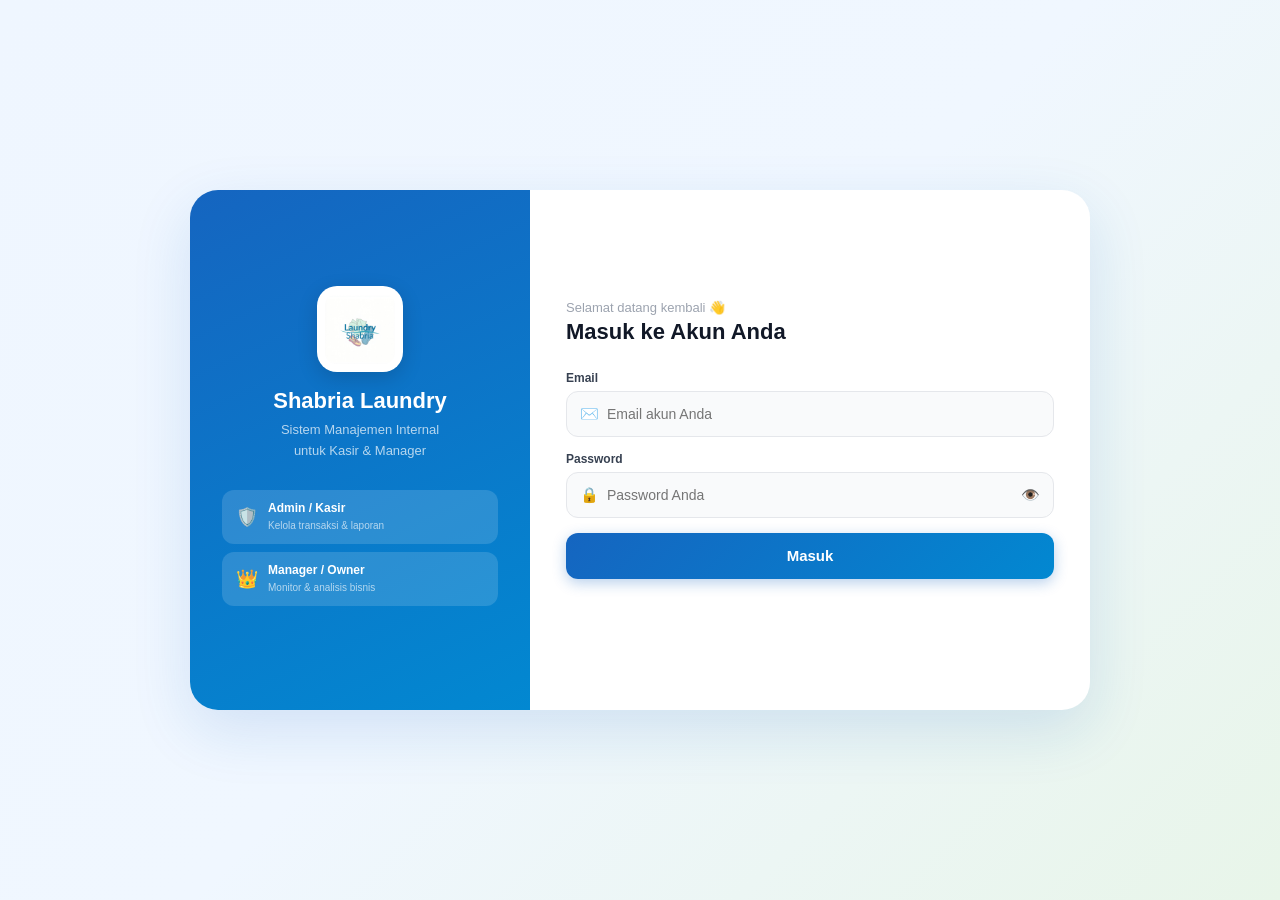
<file: frontend/index.html>
<!DOCTYPE html>
<html lang="id">
<head>
  <meta charset="UTF-8"/>
  <meta name="viewport" content="width=device-width, initial-scale=1.0"/>
  <title>Shabria Laundry — Login</title>
  <style>
    *{box-sizing:border-box;margin:0;padding:0;}
    body{
      min-height:100vh;display:flex;align-items:center;justify-content:center;
      background:linear-gradient(135deg,#EFF6FF,#F0F7FF,#E8F5E9);
      padding:20px;
      font-family:-apple-system,BlinkMacSystemFont,'Segoe UI',Roboto,sans-serif;
    }
    .card{
      display:flex;width:100%;max-width:900px;background:white;
      border-radius:28px;box-shadow:0 20px 60px rgba(21,101,192,0.14);
      overflow:hidden;min-height:520px;
    }
    .left{
      flex:0 0 340px;
      background:linear-gradient(155deg,#1565C0,#0288D1);
      display:flex;flex-direction:column;align-items:center;
      justify-content:center;padding:44px 32px;
    }
    .left img{
      width:86px;height:86px;border-radius:20px;background:white;
      padding:8px;object-fit:contain;margin-bottom:16px;
      box-shadow:0 6px 20px rgba(0,0,0,0.15);
    }
    .left h1{color:white;font-size:22px;font-weight:900;text-align:center;margin-bottom:6px;}
    .left p{color:rgba(255,255,255,0.7);font-size:13px;text-align:center;line-height:1.6;margin-bottom:28px;}
    .rp{
      display:flex;align-items:center;gap:10px;width:100%;
      background:rgba(255,255,255,0.14);border-radius:12px;
      padding:11px 14px;margin-bottom:8px;color:white;
    }
    .rp em{font-size:18px;font-style:normal;}
    .rp strong{font-size:12px;font-weight:700;display:block;}
    .rp small{font-size:10px;color:rgba(255,255,255,0.65);}
    .right{flex:1;padding:40px 36px;display:flex;flex-direction:column;justify-content:center;}
    .right .sub{font-size:13px;color:#9CA3AF;margin-bottom:4px;}
    .right h2{font-size:22px;font-weight:900;color:#111827;margin-bottom:26px;}
    .fld{margin-bottom:15px;}
    .fld label{display:block;font-size:12px;font-weight:700;color:#374151;margin-bottom:6px;}
    .ib{
      display:flex;align-items:center;gap:8px;padding:0 13px;
      background:#F9FAFB;border-radius:12px;border:1.5px solid #E5E7EB;height:46px;
      transition:border-color 0.15s;
    }
    .ib:focus-within{border-color:#1565C0;background:white;}
    .ib span{font-size:15px;flex-shrink:0;}
    .ib input{flex:1;background:transparent;border:none;outline:none;font-size:14px;color:#111827;}
    .ib button{background:none;border:none;cursor:pointer;font-size:15px;padding:0;}
    #errMsg{font-size:12px;color:#EF4444;text-align:center;margin-bottom:10px;display:none;padding:8px;background:#FEF2F2;border-radius:8px;}
    .btn-login{
      width:100%;height:46px;border-radius:12px;border:none;
      background:linear-gradient(135deg,#1565C0,#0288D1);
      color:white;font-size:15px;font-weight:700;cursor:pointer;
      box-shadow:0 4px 14px rgba(21,101,192,0.3);margin-bottom:22px;
      transition:opacity 0.15s;
    }
    .btn-login:hover{opacity:0.9;}
    .btn-login:disabled{background:#90CAF9;cursor:not-allowed;opacity:1;}
    @media(max-width:680px){
      .left{display:none;}
      .right{padding:28px 20px;}
    }
    @media(max-width:430px){
      body{padding:0;align-items:stretch;}
      .card{border-radius:0;min-height:100vh;}
    }
  </style>
</head>
<body>
<div class="card">
  <div class="left">
    <img src="assets/Logo.jpeg" alt="Logo" onerror="this.style.display='none'"/>
    <h1>Shabria Laundry</h1>
    <p>Sistem Manajemen Internal<br>untuk Kasir &amp; Manager</p>
    <div class="rp">
      <em>🛡️</em>
      <div><strong>Admin / Kasir</strong><small>Kelola transaksi &amp; laporan</small></div>
    </div>
    <div class="rp">
      <em>👑</em>
      <div><strong>Manager / Owner</strong><small>Monitor &amp; analisis bisnis</small></div>
    </div>
  </div>

  <div class="right">
    <p class="sub">Selamat datang kembali 👋</p>
    <h2>Masuk ke Akun Anda</h2>

    <form id="loginForm">
      <div class="fld">
        <label>Email</label>
        <div class="ib">
          <span>✉️</span>
          <input type="email" id="email" placeholder="Email akun Anda" autocomplete="email" required/>
        </div>
      </div>
      <div class="fld">
        <label>Password</label>
        <div class="ib">
          <span>🔒</span>
          <input type="password" id="pw" placeholder="Password Anda" required/>
          <button type="button" id="tgl" title="Tampilkan">👁️</button>
        </div>
      </div>
      <p id="errMsg"></p>
      <button type="submit" class="btn-login" id="loginBtn">Masuk</button>
    </form>
  </div>
</div>

<script>
const BASE = 'https://project-ta-pa-shabria-laundry-production.up.railway.app/api';

(function(){
  try {
    var u = JSON.parse(sessionStorage.getItem('currentUser') || 'null');
    if (u && u.role) { go(u.role); }
  } catch(e) {}
})();

function go(role) {
  var r = (role || '').toLowerCase();
  if (r === 'manager' || r === 'owner') {
    window.location.href = 'manager/dashboard.html';
  } else {
    window.location.href = 'admin/dashboard.html';
  }
}

document.getElementById('tgl').onclick = function() {
  var f = document.getElementById('pw');
  f.type = f.type === 'password' ? 'text' : 'password';
};

document.getElementById('loginForm').onsubmit = async function(e) {
  e.preventDefault();
  var btn = document.getElementById('loginBtn');
  var err = document.getElementById('errMsg');
  var email = document.getElementById('email').value.trim();
  var pw    = document.getElementById('pw').value;

  btn.textContent = 'Masuk...';
  btn.disabled    = true;
  err.style.display = 'none';

  try {
    var res = await fetch(BASE + '/auth/login', {
      method: 'POST', credentials: 'include',
      headers: { 'Content-Type': 'application/json' },
      body: JSON.stringify({ email: email, password: pw }),
    });
    var data = await res.json().catch(function(){ return {}; });

    if (!res.ok) throw new Error(data.error || 'Login gagal. Periksa email/password.');

    data.role = (data.role || '').toLowerCase();
    sessionStorage.setItem('currentUser', JSON.stringify(data));
    console.log('Login sukses, role:', data.role);

    go(data.role);
  } catch(ex) {
    err.textContent   = ex.message;
    err.style.display = 'block';
    btn.textContent   = 'Masuk';
    btn.disabled      = false;
  }
};
</script>
</body>
</html>
</file>
<file: frontend/css/main.css>
/* ============================================================
   SHABRIA LAUNDRY — Design System CSS
   Responsive: Mobile (<768px) | Tablet (768-1024px) | Desktop (>1024px)
   ============================================================ */

/* ── CSS Variables (Design Tokens) ── */
:root {
  --blue-dark:    #1565C0;
  --blue-mid:     #0288D1;
  --blue-light:   #EFF6FF;
  --blue-border:  #BFDBFE;
  --green-dark:   #15803D;
  --green-mid:    #16A34A;
  --green-light:  #F0FDF4;
  --bg:           #F0F7FF;
  --white:        #ffffff;
  --gray-50:      #F9FAFB;
  --gray-100:     #F3F4F6;
  --gray-200:     #E5E7EB;
  --gray-400:     #9CA3AF;
  --gray-600:     #6B7280;
  --gray-700:     #374151;
  --gray-900:     #111827;
  --red:          #DC2626;
  --red-light:    #FEF2F2;
  --orange:       #F97316;
  --shadow-sm:    0 1px 4px rgba(0,0,0,0.06);
  --shadow-md:    0 3px 12px rgba(0,0,0,0.09);
  --shadow-lg:    0 6px 24px rgba(0,0,0,0.12);
  --radius-sm:    10px;
  --radius-md:    14px;
  --radius-lg:    20px;
  --radius-xl:    28px;
  --sidebar-w:    240px;
  --header-h:     64px;
}

/* ── Reset & Base ── */
*, *::before, *::after { box-sizing: border-box; margin: 0; padding: 0; }
html { font-size: 16px; }
body {
  font-family: -apple-system, BlinkMacSystemFont, "Segoe UI", Roboto, sans-serif;
  background: var(--bg);
  color: var(--gray-900);
  line-height: 1.5;
  min-height: 100vh;
}
a { color: inherit; text-decoration: none; }
button { cursor: pointer; font-family: inherit; }
input, textarea, select {
  font-family: inherit;
  outline: none;
  border: none;
}
img { max-width: 100%; }

/* ── Scrollbar hidden utility ── */
.no-scroll::-webkit-scrollbar { display: none; }
.no-scroll { scrollbar-width: none; -ms-overflow-style: none; }

/* ============================================================
   LAYOUT — Shell
   ============================================================ */
.shell {
  display: flex;
  flex-direction: column;
  min-height: 100vh;
  background: var(--bg);
}

@media (min-width: 1025px) {
  .shell {
    flex-direction: row;
    height: 100vh;
    overflow: hidden;
  }
}

.sidebar {
  display: none;
}

@media (min-width: 1025px) {
  .sidebar {
    display: flex;
    flex-direction: column;
    width: var(--sidebar-w);
    background: var(--white);
    border-right: 1px solid var(--gray-200);
    height: 100vh;
    position: fixed;
    top: 0; left: 0;
    z-index: 100;
    box-shadow: 2px 0 12px rgba(0,0,0,0.06);
    overflow-y: auto;
  }
  .shell-content {
    margin-left: var(--sidebar-w);
    flex: 1;
    height: 100vh;
    overflow-y: auto;
  }
}

.top-header {
  display: flex;
  align-items: center;
  justify-content: space-between;
  padding: 12px 20px;
  background: var(--white);
  border-bottom: 1px solid var(--gray-200);
  position: sticky;
  top: 0;
  z-index: 50;
  height: var(--header-h);
}

@media (min-width: 1025px) {
  .top-header { display: none; }
}

.bottom-nav {
  display: flex;
  position: fixed;
  bottom: 0; left: 0; right: 0;
  background: var(--white);
  border-top: 1px solid var(--gray-200);
  height: 68px;
  padding: 6px 0 8px;
  z-index: 100;
  box-shadow: 0 -4px 20px rgba(0,0,0,0.06);
}

@media (min-width: 1025px) {
  .bottom-nav { display: none; }
}

.page {
  padding: 20px;
  padding-bottom: 88px;
}

@media (min-width: 768px) {
  .page { padding: 28px; padding-bottom: 28px; }
}

@media (min-width: 1025px) {
  .page { padding: 32px; padding-bottom: 32px; }
}

/* ============================================================
   SIDEBAR COMPONENTS
   ============================================================ */
.sidebar-logo {
  display: flex;
  align-items: center;
  gap: 12px;
  padding: 20px 16px 16px;
  border-bottom: 1px solid var(--gray-100);
}
.sidebar-logo img {
  width: 40px; height: 40px;
  border-radius: 10px;
  border: 1px solid var(--gray-200);
  object-fit: contain;
  padding: 3px;
}
.sidebar-logo-text strong { font-size: 14px; color: var(--gray-900); }
.sidebar-logo-text small  { font-size: 11px; color: var(--blue-dark); font-weight: 600; display: block; }

.sidebar-nav { padding: 12px 10px; flex: 1; }
.sidebar-nav-item {
  display: flex;
  align-items: center;
  gap: 12px;
  padding: 10px 14px;
  border-radius: var(--radius-sm);
  font-size: 14px;
  font-weight: 500;
  color: var(--gray-600);
  transition: all 0.15s;
  margin-bottom: 2px;
  border: none;
  background: none;
  width: 100%;
  text-align: left;
  cursor: pointer;
}
.sidebar-nav-item:hover { background: var(--gray-50); color: var(--gray-900); }
.sidebar-nav-item.active {
  background: var(--blue-light);
  color: var(--blue-dark);
  font-weight: 700;
}
.sidebar-nav-item .nav-icon { font-size: 18px; width: 22px; text-align: center; flex-shrink: 0; }

.sidebar-footer {
  padding: 12px;
  border-top: 1px solid var(--gray-100);
}

.sidebar.manager .sidebar-nav-item.active {
  background: var(--green-light);
  color: var(--green-dark);
}
.sidebar.manager .sidebar-logo-text small { color: var(--green-dark); }

/* ============================================================
   CARDS
   ============================================================ */
.card {
  background: var(--white);
  border-radius: var(--radius-lg);
  box-shadow: var(--shadow-sm);
  overflow: hidden;
}
.card-body { padding: 16px; }
.card-header {
  padding: 14px 16px;
  border-bottom: 1px solid var(--gray-100);
  font-size: 14px;
  font-weight: 700;
  color: var(--gray-900);
}

.stat-card {
  background: var(--white);
  border-radius: var(--radius-lg);
  padding: 16px;
  box-shadow: var(--shadow-sm);
}
.stat-card .stat-value {
  font-size: 24px;
  font-weight: 900;
  margin: 6px 0 2px;
}
.stat-card .stat-label { font-size: 12px; color: var(--gray-600); }

.grid-2 { display: grid; grid-template-columns: 1fr 1fr; gap: 14px; }
.grid-3 { display: grid; grid-template-columns: 1fr 1fr 1fr; gap: 14px; }
.grid-4 { display: grid; grid-template-columns: repeat(4, 1fr); gap: 14px; }

@media (max-width: 767px) {
  .grid-3, .grid-4 { grid-template-columns: 1fr 1fr; }
}
@media (max-width: 480px) {
  .grid-3, .grid-4 { grid-template-columns: 1fr 1fr; }
}

/* ============================================================
   HERO HEADER BANNER
   ============================================================ */
.hero-banner {
  background: linear-gradient(135deg, var(--blue-dark), var(--blue-mid));
  border-radius: var(--radius-xl);
  padding: 24px;
  color: white;
  margin-bottom: 20px;
}
.hero-banner.green {
  background: linear-gradient(135deg, var(--green-dark), var(--green-mid));
}

@media (min-width: 1025px) {
  .hero-banner { padding: 32px 36px; }
}

/* ============================================================
   BUTTONS
   ============================================================ */
.btn {
  display: inline-flex;
  align-items: center;
  justify-content: center;
  gap: 8px;
  padding: 10px 20px;
  border-radius: var(--radius-sm);
  font-size: 14px;
  font-weight: 700;
  border: none;
  cursor: pointer;
  transition: all 0.15s;
  white-space: nowrap;
}
.btn-primary {
  background: linear-gradient(135deg, var(--blue-dark), var(--blue-mid));
  color: white;
  box-shadow: 0 4px 12px rgba(21,101,192,0.3);
}
.btn-primary:hover { opacity: 0.9; transform: translateY(-1px); }
.btn-outline {
  background: white;
  color: var(--blue-dark);
  border: 1.5px solid var(--blue-dark);
}
.btn-outline:hover { background: var(--blue-light); }
.btn-danger {
  background: var(--red);
  color: white;
}
.btn-ghost {
  background: var(--gray-100);
  color: var(--gray-700);
}
.btn-sm { padding: 6px 14px; font-size: 12px; }
.btn-lg { padding: 14px 28px; font-size: 15px; border-radius: var(--radius-md); }
.btn-block { width: 100%; }

/* ============================================================
   FORM ELEMENTS
   ============================================================ */
.form-group { margin-bottom: 16px; }
.form-label {
  display: block;
  font-size: 13px;
  font-weight: 700;
  color: var(--gray-700);
  margin-bottom: 6px;
}
.form-control {
  width: 100%;
  padding: 11px 14px;
  border-radius: var(--radius-sm);
  border: 1.5px solid var(--gray-200);
  background: var(--gray-50);
  font-size: 14px;
  color: var(--gray-900);
  transition: border-color 0.15s;
}
.form-control:focus { border-color: var(--blue-dark); background: white; }
.input-icon-wrap {
  display: flex;
  align-items: center;
  gap: 10px;
  padding: 0 14px;
  border-radius: var(--radius-sm);
  border: 1.5px solid var(--gray-200);
  background: var(--gray-50);
  height: 48px;
}
.input-icon-wrap input {
  flex: 1;
  background: transparent;
  font-size: 14px;
  color: var(--gray-900);
}
.input-icon-wrap:focus-within {
  border-color: var(--blue-dark);
  background: white;
}

/* ============================================================
   BADGES / PILLS
   ============================================================ */
.badge {
  display: inline-flex;
  align-items: center;
  gap: 5px;
  padding: 4px 10px;
  border-radius: 8px;
  font-size: 12px;
  font-weight: 700;
}
.badge-dot {
  width: 7px; height: 7px;
  border-radius: 50%;
}

.badge-antrean   { background: #F3F4F6; color: #374151; }
.badge-dicuci    { background: #DBEAFE; color: #1E40AF; }
.badge-disetrika { background: #FFEDD5; color: #C2410C; }
.badge-siap      { background: #DCFCE7; color: #15803D; }
.badge-selesai   { background: #D1FAE5; color: #065F46; }
.badge-dibatalkan{ background: #FEE2E2; color: #991B1B; }

/* ============================================================
   TABLE
   ============================================================ */
.table-wrap {
  overflow-x: auto;
  border-radius: var(--radius-md);
  box-shadow: var(--shadow-sm);
}
table {
  width: 100%;
  border-collapse: collapse;
  background: white;
}
thead { background: var(--gray-50); }
th {
  padding: 12px 16px;
  text-align: left;
  font-size: 12px;
  font-weight: 700;
  color: var(--gray-600);
  border-bottom: 1px solid var(--gray-200);
  white-space: nowrap;
}
td {
  padding: 13px 16px;
  font-size: 14px;
  color: var(--gray-900);
  border-bottom: 1px solid var(--gray-100);
  vertical-align: middle;
}
tr:last-child td { border-bottom: none; }
tr:hover td { background: var(--gray-50); }

@media (max-width: 767px) {
  .table-mobile thead { display: none; }
  .table-mobile tr {
    display: block;
    background: white;
    border-radius: var(--radius-md);
    margin-bottom: 10px;
    box-shadow: var(--shadow-sm);
    padding: 12px;
  }
  .table-mobile td {
    display: flex;
    justify-content: space-between;
    padding: 4px 0;
    border: none;
    font-size: 13px;
  }
  .table-mobile td::before {
    content: attr(data-label);
    font-weight: 700;
    color: var(--gray-600);
    font-size: 11px;
  }
}

/* ============================================================
   PILLS / TAB ROW
   ============================================================ */
.pill-row {
  display: flex;
  gap: 8px;
  overflow-x: auto;
  padding-bottom: 2px;
}
.pill-row::-webkit-scrollbar { display: none; }

.pill {
  display: inline-flex;
  align-items: center;
  height: 38px;
  padding: 0 16px;
  border-radius: 10px;
  font-size: 13px;
  font-weight: 500;
  border: none;
  cursor: pointer;
  white-space: nowrap;
  flex-shrink: 0;
  background: var(--gray-200);
  color: var(--gray-700);
  transition: all 0.15s;
}
.pill.active {
  background: var(--blue-dark);
  color: white;
  font-weight: 700;
  box-shadow: 0 2px 8px rgba(21,101,192,0.3);
}

/* ============================================================
   SEARCH BAR
   ============================================================ */
.search-bar {
  display: flex;
  align-items: center;
  gap: 10px;
  padding: 0 14px;
  background: white;
  border-radius: var(--radius-md);
  border: 1.5px solid var(--gray-200);
  height: 46px;
  box-shadow: var(--shadow-sm);
}
.search-bar input {
  flex: 1;
  font-size: 14px;
  background: transparent;
  color: var(--gray-900);
}
.search-bar input::placeholder { color: var(--gray-400); }

/* ============================================================
   MODAL
   ============================================================ */
.modal-overlay {
  display: none;
  position: fixed;
  inset: 0;
  background: rgba(0,0,0,0.45);
  z-index: 200;
  align-items: center;
  justify-content: center;
  padding: 20px;
}
.modal-overlay.show { display: flex; }
.modal {
  background: white;
  border-radius: var(--radius-xl);
  width: 100%;
  max-width: 480px;
  max-height: 90vh;
  overflow-y: auto;
  box-shadow: var(--shadow-lg);
}
.modal-header {
  display: flex;
  align-items: center;
  justify-content: space-between;
  padding: 20px 24px 16px;
  border-bottom: 1px solid var(--gray-100);
}
.modal-header h3 { font-size: 17px; font-weight: 800; color: var(--gray-900); }
.modal-body  { padding: 20px 24px; }
.modal-footer {
  padding: 16px 24px 20px;
  border-top: 1px solid var(--gray-100);
  display: flex;
  gap: 10px;
}

/* ============================================================
   TOAST
   ============================================================ */
#toast-container {
  position: fixed;
  bottom: 88px;
  left: 50%;
  transform: translateX(-50%);
  z-index: 300;
  display: flex;
  flex-direction: column;
  gap: 8px;
  align-items: center;
}
@media (min-width: 1025px) {
  #toast-container { bottom: 24px; right: 24px; left: auto; transform: none; }
}
.toast {
  background: var(--gray-900);
  color: white;
  padding: 10px 20px;
  border-radius: 10px;
  font-size: 13px;
  font-weight: 600;
  animation: slideUp 0.25s ease;
  box-shadow: var(--shadow-md);
}
.toast.success { background: var(--green-dark); }
.toast.error   { background: var(--red); }
@keyframes slideUp {
  from { opacity: 0; transform: translateY(12px); }
  to   { opacity: 1; transform: translateY(0); }
}

/* ============================================================
   RESPONSIVE UTILITIES
   ============================================================ */
.hide-mobile  { display: none; }
.hide-desktop { display: block; }

@media (min-width: 1025px) {
  .hide-mobile  { display: block; }
  .hide-desktop { display: none; }
}

.section-title {
  font-size: 16px;
  font-weight: 800;
  color: var(--gray-900);
  margin-bottom: 14px;
}
@media (min-width: 1025px) {
  .section-title { font-size: 18px; }
}

.bottom-nav-item {
  flex: 1;
  display: flex;
  flex-direction: column;
  align-items: center;
  justify-content: center;
  gap: 2px;
  background: none;
  border: none;
  cursor: pointer;
  color: var(--gray-400);
  font-size: 10px;
  font-weight: 500;
  transition: color 0.15s;
  padding: 0;
}
.bottom-nav-item .icon-wrap {
  width: 38px; height: 26px;
  display: flex; align-items: center; justify-content: center;
  border-radius: 8px;
  font-size: 20px;
  transition: background 0.15s;
}
.bottom-nav-item.active { color: var(--blue-dark); font-weight: 700; }
.bottom-nav-item.active .icon-wrap { background: var(--blue-light); }
.bottom-nav-item.manager-active { color: var(--green-dark); font-weight: 700; }
.bottom-nav-item.manager-active .icon-wrap { background: var(--green-light); }

/* ============================================================
   LOGIN PAGE
   ============================================================ */
.login-container {
  min-height: 100vh;
  display: flex;
  align-items: center;
  justify-content: center;
  background: var(--bg);
  padding: 20px;
}
.login-card {
  background: white;
  border-radius: var(--radius-xl);
  box-shadow: var(--shadow-lg);
  width: 100%;
  max-width: 440px;
  overflow: hidden;
}
.login-header {
  background: linear-gradient(155deg, var(--blue-dark) 0%, var(--blue-mid) 100%);
  padding: 36px 32px 28px;
  display: flex;
  flex-direction: column;
  align-items: center;
}
.login-logo {
  width: 90px; height: 90px;
  background: white;
  border-radius: 20px;
  padding: 8px;
  margin-bottom: 12px;
  box-shadow: 0 4px 16px rgba(0,0,0,0.15);
}
.login-body { padding: 28px 32px 32px; }

@media (max-width: 480px) {
  .login-header { padding: 28px 20px 20px; }
  .login-body   { padding: 20px; }
}

/* ============================================================
   🛠️ PATCH UNTUK SEJAJARESKAN UKURAN KOMPONEN FILTER LAPORAN
   ============================================================ */
.filter-row {
  display: flex;
  gap: 10px;
  flex-wrap: wrap;
  align-items: center;
}
.filter-row .btn,
.filter-row .form-control {
  height: 40px !important; /* Tinggi seragam wajib 40px */
  box-sizing: border-box !important;
  display: inline-flex !important;
  align-items: center !important;
  justify-content: center !important;
}
.filter-row .form-control {
  padding: 0 12px !important;
}
/* Tombol Kirim Email bertema Hijau Gradasi khas Manager */
.btn-success-gradient {
  background: linear-gradient(135deg, var(--green-dark), var(--green-mid)) !important;
  color: white !important;
  box-shadow: 0 4px 12px rgba(21,128,61,0.25) !important;
}
.btn-success-gradient:hover {
  opacity: 0.9 !important;
  transform: translateY(-1px) !important;
}

/* ============================================================
   🛠️ PATCH UNTUK TATA LETAK TOMBOL KIRIM LAPORAN
   ============================================================ */
.filter-row {
  display: flex;
  gap: 10px;
  flex-wrap: wrap; 
  align-items: center;
}

#btnKirimEmail {
  margin-left: auto; /* Dorong tombol ke kanan paling ujung */
}

/* Responsif untuk layar kecil (HP/Tablet) agar tombol tidak berantakan */
@media (max-width: 1024px) {
  #btnKirimEmail {
    margin-left: 0; 
    width: 100%;    /* Tombol jadi full lebar jika layar sempit */
    order: 99;      /* Memastikan tombol selalu berada di urutan paling bawah */
  }
}

.btn.active {
  background: var(--blue-dark) !important;
  color: white !important;
  transform: scale(1.05); /* Sedikit membesar biar kelihatan */
}

/* ============================================================
   DASHBOARD KHUSUS MANAGER (Emerald Mint Theme)
   ============================================================ */
/* Variables khusus untuk elemen di dalam .pg (Halaman Dashboard) */
.pg {
  --accent: #15803D;
  --accent-2: #16A34A;
  --accent-soft: #F0FDF4;
  --bg: #F0FFF4;
  --card: #FFFFFF;
  --border: #E5E7EB;
  --ink: #111827;
  --sub: #6B7280;
  --mute: #9CA3AF;
  --info: #1565C0;
  --info-bg: #EFF6FF;
  --warn: #C2410C;
  --warn-bg: #FFF7ED;
  --purple: #7C3AED;
  --purple-bg: #F3E8FF;
  --danger: #DC2626;
  --danger-bg: #FEF2F2;
  --shadow: 0 2px 10px rgba(17, 24, 39, 0.06);
  --shadow-hover: 0 8px 22px rgba(17, 24, 39, 0.10);
  
  padding: 24px 28px 40px;
  max-width: 1320px;
  margin: 0 auto;
}

@keyframes fadeUp {
  from { opacity: 0; transform: translateY(8px); }
  to { opacity: 1; transform: translateY(0); }
}
.pg .fade-in { animation: fadeUp .35s ease both; }

/* ── Page header ── */
.pg-head {
  display: flex; align-items: flex-end; justify-content: space-between;
  flex-wrap: wrap; gap: 12px; margin-bottom: 20px;
}
.pg-head h1 { font-size: 22px; font-weight: 900; color: var(--ink); margin: 0; }
.pg-head .tgl { font-size: 12px; color: var(--mute); margin: 0 0 4px; }

.btn-refresh {
  display: inline-flex; align-items: center; gap: 7px;
  padding: 10px 16px; border-radius: 12px; border: 1.5px solid #BBF7D0;
  background: var(--accent-soft); color: var(--accent);
  font-size: 13px; font-weight: 700; cursor: pointer; transition: 0.2s;
}
.btn-refresh:hover { background: #DCFCE7; }
.btn-refresh:disabled { opacity: .6; cursor: default; }
#lastUpdate { font-size: 12px; color: var(--mute); margin-top: 6px; text-align: right; }

/* ── KPI grid ── */
.kpi-grid {
  display: grid; grid-template-columns: repeat(4, 1fr);
  gap: 14px; margin-bottom: 22px;
}
.kpi-card {
  background: var(--card); border-radius: 18px; box-shadow: var(--shadow);
  padding: 18px 18px; display: flex; align-items: center; gap: 13px;
  border: 2px solid transparent; position: relative;
  transition: transform .15s, box-shadow .15s, border-color .15s;
}
.kpi-card[style*="cursor:pointer"]:hover { transform: translateY(-3px); box-shadow: var(--shadow-hover); }
.kpi-card.active { border-color: var(--info); background: var(--info-bg); }

.kpi-icon { width: 44px; height: 44px; border-radius: 14px; display: flex; align-items: center; justify-content: center; font-size: 20px; flex-shrink: 0; }
.kpi-body { min-width: 0; }
.kpi-value { font-size: 19px; font-weight: 900; margin: 0; line-height: 1.2; white-space: nowrap; overflow: hidden; text-overflow: ellipsis; }
.kpi-label { font-size: 12px; font-weight: 600; color: var(--sub); margin: 2px 0 0; }
.kpi-filter-hint { position: absolute; right: 14px; bottom: 10px; font-size: 10px; font-weight: 700; color: var(--info); }

@media(max-width:1100px) { .kpi-grid { grid-template-columns: repeat(2, 1fr); } }
@media(max-width:480px) { .kpi-grid { grid-template-columns: 1fr; } }

/* ── Cards / chart row ── */
.pg .card { background: var(--card); border-radius: 22px; box-shadow: var(--shadow); overflow: hidden; }
.pg .card-head, .pg .ch { display: flex; align-items: center; justify-content: space-between; padding: 15px 18px; border-bottom: 1px solid #F3F4F6; }
.pg .card-head h3, .pg .ch h3 { font-size: 14px; font-weight: 800; color: var(--ink); margin: 0; }

.chart-row { display: grid; grid-template-columns: 1.4fr 1fr; gap: 16px; margin-bottom: 22px; }
.chart-box, .chart-container, .chart-container-bar { height: 250px; position: relative; padding: 14px; width: 100%; }

.chart-row-full { display: grid; grid-template-columns: 1fr; gap: 16px; margin-bottom: 22px; }
.chart-container-line { position: relative; height: 300px; padding: 14px; width: 100%; }

.chart-row-2 { display: grid; grid-template-columns: 1.6fr 1fr; gap: 16px; margin-bottom: 22px; }

.legend-row { display: flex; gap: 12px; font-size: 12px; font-weight: 600; }
.legend-item { display: inline-flex; align-items: center; gap: 5px; color: var(--sub); }
.legend-line { display: inline-block; width: 12px; height: 12px; border-radius: 3px; }
.ch-badge { font-size: 11px; background: var(--accent-soft); color: var(--accent); padding: 2px 8px; border-radius: 6px; font-weight: 700; }

@media(max-width:900px) { .chart-row, .chart-row-2 { grid-template-columns: 1fr; } }

/* ── Bottom row: activity + quick menu ── */
.bottom-row { display: grid; grid-template-columns: 1fr 280px; gap: 16px; }
@media(max-width:1024px) { .bottom-row { grid-template-columns: 1fr; } }

.activity-item { display: flex; align-items: center; gap: 13px; padding: 13px 18px; border-bottom: 1px solid #F8FAFC; }
.activity-item:last-child { border-bottom: none; }
.activity-avatar { width: 40px; height: 40px; border-radius: 12px; display: flex; align-items: center; justify-content: center; font-size: 18px; flex-shrink: 0; }
.activity-info { flex: 1; min-width: 0; }
.activity-name { font-size: 13px; font-weight: 800; color: var(--ink); margin: 0; }
.activity-meta { font-size: 11.5px; color: var(--sub); margin: 2px 0 0; white-space: nowrap; overflow: hidden; text-overflow: ellipsis; }
.activity-right { text-align: right; flex-shrink: 0; }
.activity-amount { font-size: 13px; font-weight: 900; color: var(--ink); margin: 0; }

.pg .badge { display: inline-block; margin-top: 4px; font-size: 10.5px; font-weight: 800; padding: 3px 9px; border-radius: 8px; }
.badge-lunas { background: #DCFCE7; color: var(--accent); }
.badge-belum { background: var(--warn-bg); color: #D97706; }

.ql {
  display: flex; align-items: center; gap: 11px; padding: 12px 14px;
  border-radius: 12px; text-decoration: none; color: var(--ink);
  margin-bottom: 8px; font-size: 13px; font-weight: 700; transition: opacity .12s;
}
.ql:hover { opacity: .75; }
.ql:last-child { margin-bottom: 0; }
</file>
